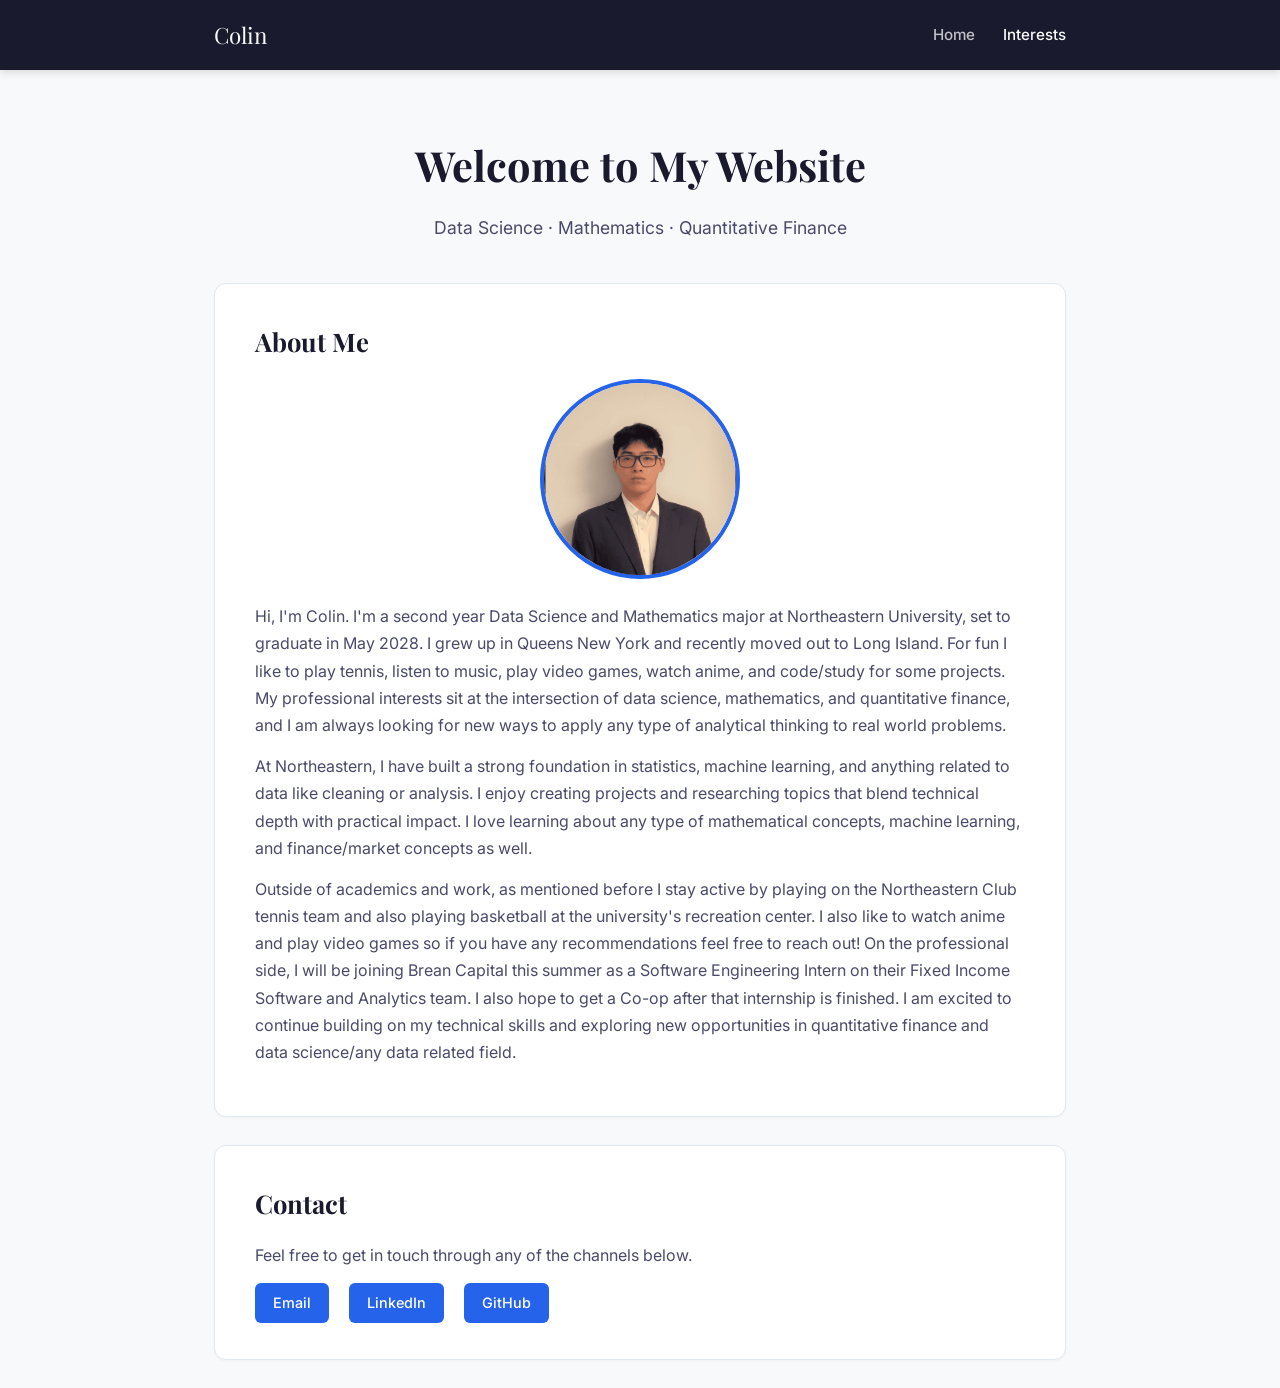
<file: index.html>
<!DOCTYPE html>
<html lang="en">
<head>
  <meta charset="UTF-8" />
  <meta name="viewport" content="width=device-width, initial-scale=1.0" />
  <title>Colin – Home</title>
  <link rel="stylesheet" href="styles.css" />
</head>
<body>

  <nav>
    <div class="container">
      <a href="index.html" class="logo">Colin</a>
      <ul class="nav-links">
        <li><a href="index.html" class="active">Home</a></li>
        <li><a href="interests.html">Interests</a></li>
      </ul>
    </div>
  </nav>

  <header class="hero">
    <div class="container">
      <h1>Welcome to My Website</h1>
      <p class="subtitle">Data Science · Mathematics · Quantitative Finance</p>
    </div>
  </header>

  <main class="container">


    <section class="section">
      <h2>About Me</h2>

      <img
        src="prof_pfp.png"
        alt="Profile photo"
        class="profile-img"
      />

      <p>
        Hi, I'm Colin. I'm a second year Data Science and Mathematics major at
        Northeastern University, set to graduate in May 2028. I grew up in Queens New York
        and recently moved out to Long Island. For fun I like to play tennis, listen to music,
        play video games, watch anime, and code/study for some projects. My professional interests
        sit at the intersection of data science, mathematics, and quantitative finance, 
        and I am always looking for new ways to apply any type of analytical thinking to 
        real world problems.
      </p>
      <p>
        At Northeastern, I have built a strong foundation in statistics, machine
        learning, and anything related to data like cleaning or analysis. I
        enjoy creating projects and researching topics that blend technical depth 
        with practical impact. I love learning about any type of mathematical concepts,
        machine learning, and finance/market concepts as well.
      </p>
      <p>
        Outside of academics and work, as mentioned before I stay active by playing 
        on the Northeastern Club tennis team and also playing basketball at the university's
        recreation center. I also like to watch anime and play video games so if you have
        any recommendations feel free to reach out! On the professional side, I will be joining
        Brean Capital this summer as a Software Engineering Intern on their
        Fixed Income Software and Analytics team. I also hope to get a Co-op after that internship
        is finished. I am excited to continue building on my technical skills and exploring 
        new opportunities in quantitative finance and data science/any data related field.
      </p>
    </section>

    <section class="section">
      <h2>Contact</h2>
      <p>Feel free to get in touch through any of the channels below.</p>
      <div class="contact-links">
        <a href="mailto:hui.co@northeastern.edu">Email</a>
        <a href="https://www.linkedin.com/in/colin-hui-60235838b/" target="_blank">LinkedIn</a>
        <a href="https://github.com/c0linhu1" target="_blank">GitHub</a>
      </div>
    </section>

  </main>

</body>
</html>
</file>
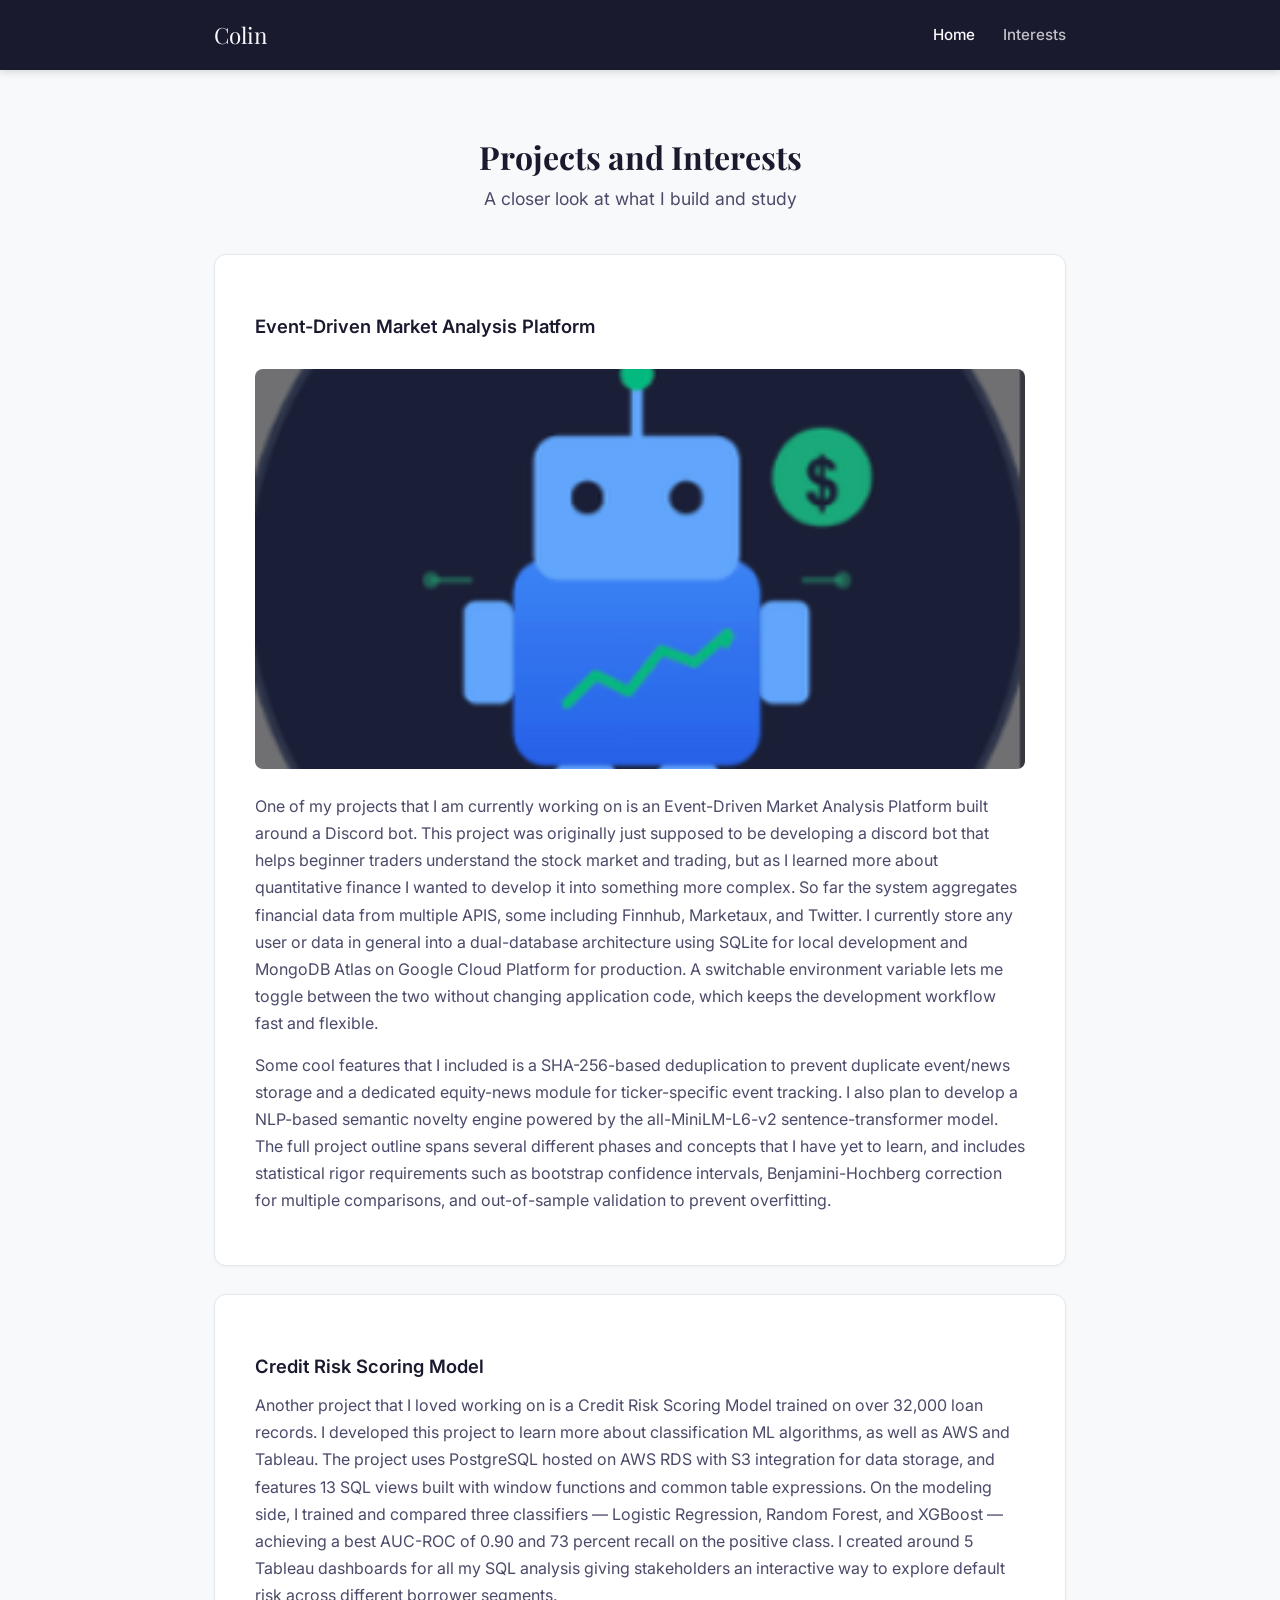
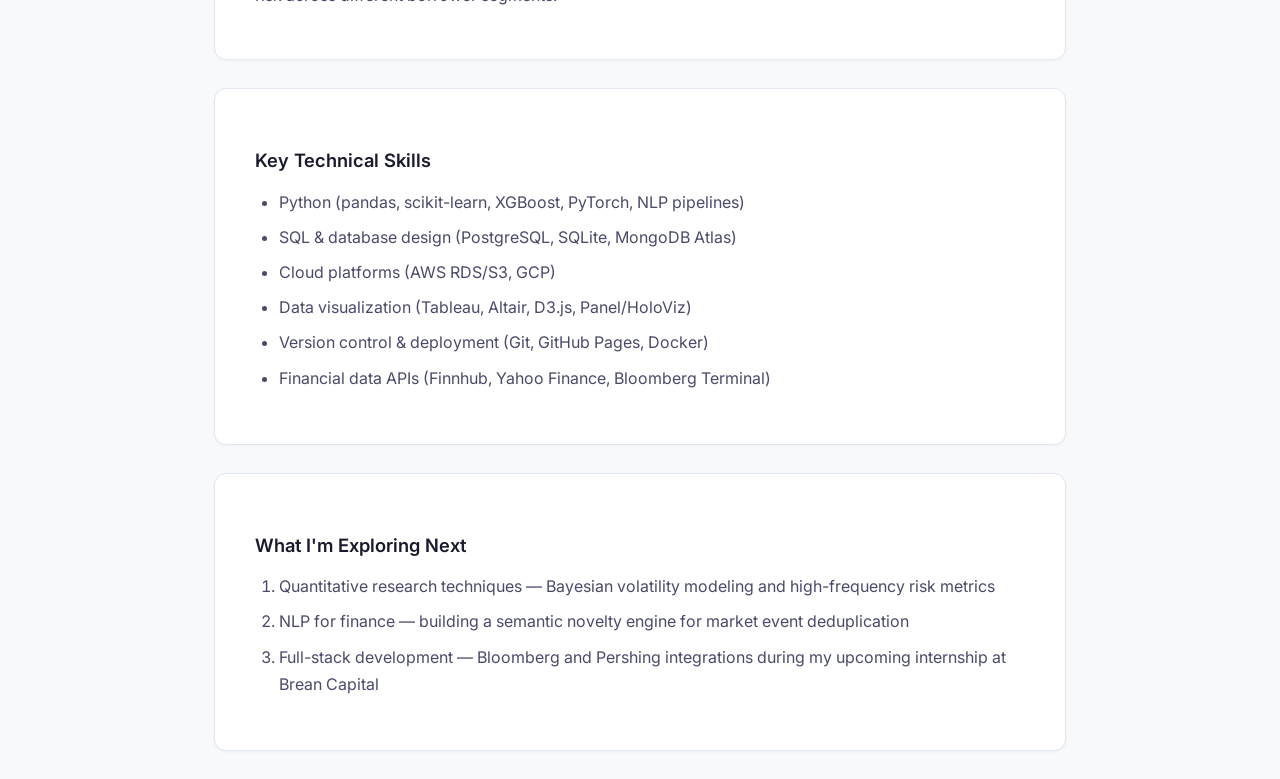
<file: interests.html>
<!DOCTYPE html>
<html lang="en">
<head>
  <meta charset="UTF-8" />
  <meta name="viewport" content="width=device-width, initial-scale=1.0" />
  <title>Colin – Interests</title>
  <link rel="stylesheet" href="styles.css" />
</head>
<body>

  <nav>
    <div class="container">
      <a href="index.html" class="logo">Colin</a>
      <ul class="nav-links">
        <li><a href="index.html">Home</a></li>
        <li><a href="interests.html" class="active">Interests</a></li>
      </ul>
    </div>
  </nav>

  <header class="hero">
    <div class="container">
      <h2 style="font-family:'Playfair Display',serif; font-size:2rem;">
        Projects and Interests
      </h2>
      <p class="subtitle">A closer look at what I build and study</p>
    </div>
  </header>

  <main class="container">

    <section class="section">
      <h3>Event-Driven Market Analysis Platform</h3>
      <img
        src="pfp.png"
        alt="Discord bot profile picture"
        class="content-img"
        />
      <p>
        One of my projects that I am currently working on is an Event-Driven Market 
        Analysis Platform built around a Discord bot. This project was originally just 
        supposed to be developing a discord bot that helps beginner traders understand 
        the stock market and trading, but as I learned more about quantitative finance
        I wanted to develop it into something more complex. So far the system aggregates
        financial data from multiple APIS, some including Finnhub, Marketaux, and Twitter.
        I currently store any user or data in general into a dual-database architecture 
        using SQLite for local development and MongoDB Atlas on Google Cloud Platform for 
        production. A switchable environment variable lets me toggle between the two without changing
        application code, which keeps the development workflow fast and flexible.
      </p>
      <p>
        Some cool features that I included is a SHA-256-based deduplication to prevent 
        duplicate event/news storage and a dedicated equity-news module for ticker-specific event
        tracking. I also plan to develop a NLP-based semantic novelty engine powered by the
        all-MiniLM-L6-v2 sentence-transformer model. The full project outline
        spans several different phases and concepts that I have yet to learn, and includes
        statistical rigor requirements such as bootstrap confidence intervals, 
        Benjamini-Hochberg correction for multiple comparisons, and out-of-sample validation 
        to prevent overfitting.
      </p>
    </section>

    <section class="section">
      <h3>Credit Risk Scoring Model</h3>
      <p>
        Another project that I loved working on is a Credit Risk Scoring Model trained on
        over 32,000 loan records. I developed this project to learn more about classification
        ML algorithms, as well as AWS and Tableau. The project uses PostgreSQL hosted on AWS RDS
        with S3 integration for data storage, and features 13 SQL views built with
        window functions and common table expressions. On the modeling side, I
        trained and compared three classifiers — Logistic Regression, Random
        Forest, and XGBoost — achieving a best AUC-ROC of 0.90 and 73 percent
        recall on the positive class. I created around 5 Tableau dashboards for all my SQL analysis
        giving stakeholders an interactive way to explore default risk
        across different borrower segments.
      </p>

    </section>

    <section class="section">
      <h3>Key Technical Skills</h3>
      <ul>
        <li>Python (pandas, scikit-learn, XGBoost, PyTorch, NLP pipelines)</li>
        <li>SQL &amp; database design (PostgreSQL, SQLite, MongoDB Atlas)</li>
        <li>Cloud platforms (AWS RDS/S3, GCP)</li>
        <li>Data visualization (Tableau, Altair, D3.js, Panel/HoloViz)</li>
        <li>Version control &amp; deployment (Git, GitHub Pages, Docker)</li>
        <li>Financial data APIs (Finnhub, Yahoo Finance, Bloomberg Terminal)</li>
      </ul>
    </section>

    <section class="section">
      <h3>What I'm Exploring Next</h3>
      <ol>
        <li>Quantitative research techniques — Bayesian volatility modeling and high-frequency risk metrics</li>
        <li>NLP for finance — building a semantic novelty engine for market event deduplication</li>
        <li>Full-stack development — Bloomberg and Pershing integrations during my upcoming internship at Brean Capital</li>
      </ol>
    </section>


      
  </main>


</body>
</html>
</file>
<file: styles.css>
/* ── Custom Font (Google Fonts) ── */
@import url('https://fonts.googleapis.com/css2?family=Inter:wght@400;500;600;700&family=Playfair+Display:wght@700&display=swap');


:root {
  --bg-primary: #f8f9fa;
  --bg-card: #ffffff;
  --text-primary: #1a1a2e;
  --text-secondary: #4a4a6a;
  --accent: #2563eb;
  --accent-hover: #1d4ed8;
  --border: #e2e8f0;
  --nav-bg: #1a1a2e;
  --nav-text: #f8f9fa;
}

*, *::before, *::after {
  margin: 0;
  padding: 0;
  box-sizing: border-box;
}

body {
  font-family: 'Inter', sans-serif;
  background-color: var(--bg-primary);
  color: var(--text-primary);
  line-height: 1.7;
}

.container {
  max-width: 900px;
  margin: 0 auto;
  padding: 0 24px;
}

nav {
  background-color: var(--nav-bg);
  padding: 16px 0;
  position: sticky;
  top: 0;
  z-index: 100;
  box-shadow: 0 2px 8px rgba(0, 0, 0, 0.15);
}

nav .container {
  display: flex;
  justify-content: space-between;
  align-items: center;
}

nav .logo {
  font-family: 'Playfair Display', serif;
  font-size: 1.4rem;
  color: var(--nav-text);
  text-decoration: none;
}

nav .nav-links {
  list-style: none;
  display: flex;
  gap: 28px;
}

nav .nav-links a {
  color: var(--nav-text);
  text-decoration: none;
  font-weight: 500;
  font-size: 0.95rem;
  transition: opacity 0.2s;
}

nav .nav-links a:hover,
nav .nav-links a.active {
  opacity: 0.75;
}


.hero {
  padding: 60px 0 40px;
  text-align: center;
}

.hero h1 {
  font-family: 'Playfair Display', serif;
  font-size: 2.6rem;
  margin-bottom: 12px;
  color: var(--text-primary);
}

.hero .subtitle {
  font-size: 1.1rem;
  color: var(--text-secondary);
}


.section {
  background: var(--bg-card);
  border: 1px solid var(--border);
  border-radius: 12px;
  padding: 36px 40px;
  margin-bottom: 28px;
  box-shadow: 0 1px 3px rgba(0, 0, 0, 0.04);
}

.section h2 {
  font-family: 'Playfair Display', serif;
  font-size: 1.6rem;
  margin-bottom: 16px;
  color: var(--text-primary);
}

.section h3 {
  font-size: 1.15rem;
  font-weight: 600;
  margin: 20px 0 10px;
  color: var(--text-primary);
}

.section p {
  color: var(--text-secondary);
  margin-bottom: 14px;
}


.profile-img {
  width: 200px;
  height: 200px;
  border-radius: 50%;
  object-fit: cover;
  border: 4px solid var(--accent);
  margin: 0 auto 24px;
  display: block;
}

.content-img {
  width: 100%;
  max-height: 400px;
  object-fit: cover;
  border-radius: 8px;
  margin: 16px 0;
}


.section ul, .section ol {
  margin: 12px 0 16px 24px;
  color: var(--text-secondary);
}

.section li {
  margin-bottom: 8px;
}


a {
  color: var(--accent);
  transition: color 0.2s;
}

a:hover {
  color: var(--accent-hover);
}


.contact-links {
  display: flex;
  gap: 20px;
  flex-wrap: wrap;
  margin-top: 12px;
}

.contact-links a {
  display: inline-flex;
  align-items: center;
  gap: 6px;
  padding: 8px 18px;
  background: var(--accent);
  color: #fff;
  border-radius: 6px;
  text-decoration: none;
  font-weight: 500;
  font-size: 0.9rem;
  transition: background 0.2s;
}

.contact-links a:hover {
  background: var(--accent-hover);
  color: #fff;
}


footer {
  text-align: center;
  padding: 32px 0;
  color: var(--text-secondary);
  font-size: 0.85rem;
  border-top: 1px solid var(--border);
  margin-top: 20px;
}
</file>
